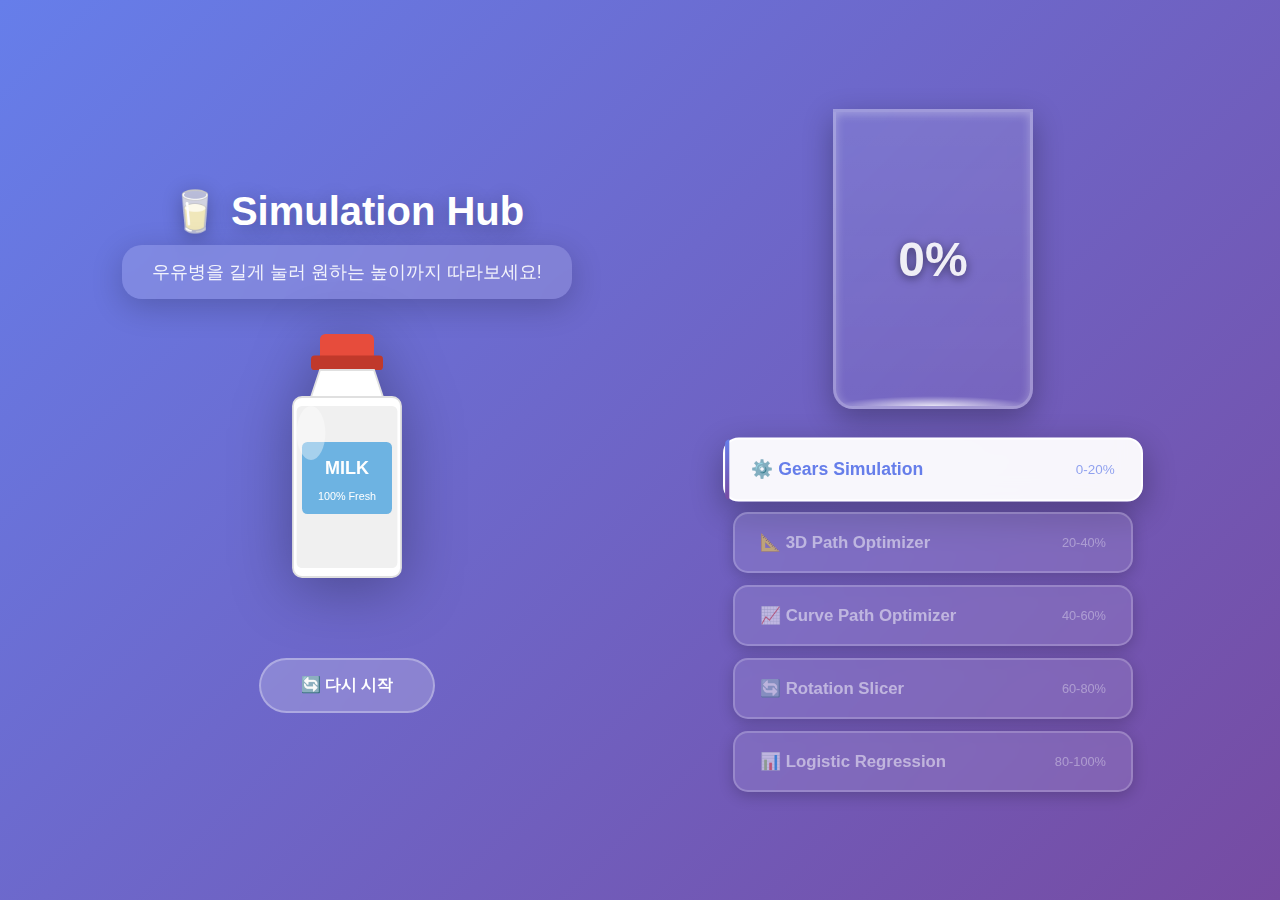
<file: index.html>
<!DOCTYPE html>
<html lang="ko">

<head>
    <meta charset="UTF-8">
    <meta name="viewport" content="width=device-width, initial-scale=1.0">
    <title>Simulation Hub - Pour to Navigate</title>
    <style>
        * {
            margin: 0;
            padding: 0;
            box-sizing: border-box;
        }

        body {
            font-family: 'Segoe UI', Tahoma, Geneva, Verdana, sans-serif;
            background: linear-gradient(135deg, #667eea 0%, #764ba2 100%);
            min-height: 100vh;
            display: flex;
            justify-content: center;
            align-items: center;
            overflow-y: auto;
            overflow-x: hidden;
            padding: 20px 0;
        }

        .container {
            width: 90%;
            max-width: 1200px;
            display: flex;
            gap: 60px;
            align-items: center;
            justify-content: center;
            padding: 20px;
            margin: auto;
        }

        .left-section {
            flex: 1;
            display: flex;
            flex-direction: column;
            align-items: center;
            gap: 30px;
        }

        .title {
            color: white;
            font-size: 2.5rem;
            font-weight: 700;
            text-align: center;
            text-shadow: 0 4px 20px rgba(0, 0, 0, 0.3);
            margin-bottom: 10px;
        }

        .instruction {
            color: rgba(255, 255, 255, 0.9);
            font-size: 1.1rem;
            text-align: center;
            background: rgba(255, 255, 255, 0.15);
            padding: 15px 30px;
            border-radius: 20px;
            backdrop-filter: blur(10px);
            box-shadow: 0 8px 32px rgba(0, 0, 0, 0.2);
        }

        .milk-bottle {
            position: relative;
            cursor: pointer;
            user-select: none;
            transition: transform 0.2s ease;
        }

        .milk-bottle:active {
            transform: scale(0.95) rotate(-15deg);
            transform-origin: bottom right;
        }

        .milk-bottle svg {
            width: 180px;
            height: 280px;
            filter: drop-shadow(0 10px 30px rgba(0, 0, 0, 0.3));
        }

        .pouring-milk {
            position: absolute;
            top: 100%;
            left: 50%;
            width: 8px;
            height: 0;
            background: linear-gradient(to bottom, #ffffff, #f0f0f0);
            opacity: 0;
            transition: opacity 0.2s;
            border-radius: 4px;
            transform-origin: top center;
        }

        .pouring-milk.active {
            opacity: 1;
        }

        .right-section {
            flex: 1;
            display: flex;
            flex-direction: column;
            align-items: center;
            gap: 30px;
        }

        .glass-container {
            position: relative;
            width: 200px;
            height: 300px;
        }

        .glass {
            position: relative;
            width: 100%;
            height: 100%;
            background: linear-gradient(to bottom,
                    rgba(255, 255, 255, 0.1),
                    rgba(255, 255, 255, 0.05));
            border: 3px solid rgba(255, 255, 255, 0.3);
            border-radius: 0 0 20px 20px;
            overflow: hidden;
            backdrop-filter: blur(10px);
            box-shadow:
                inset 0 2px 10px rgba(255, 255, 255, 0.3),
                0 10px 30px rgba(0, 0, 0, 0.3);
        }

        .milk-level {
            position: absolute;
            bottom: 0;
            width: 100%;
            height: 0%;
            background: linear-gradient(to top, #ffffff, #f5f5f5);
            transition: height 0.1s ease-out;
            border-radius: 0 0 17px 17px;
            box-shadow: 0 -5px 20px rgba(255, 255, 255, 0.5);
        }

        .milk-level::before {
            content: '';
            position: absolute;
            top: -10px;
            left: 0;
            right: 0;
            height: 20px;
            background: radial-gradient(ellipse at center,
                    rgba(255, 255, 255, 0.8) 0%,
                    transparent 70%);
            animation: wave 2s ease-in-out infinite;
        }

        @keyframes wave {

            0%,
            100% {
                transform: translateY(0);
            }

            50% {
                transform: translateY(-3px);
            }
        }

        .percentage {
            position: absolute;
            top: 50%;
            left: 50%;
            transform: translate(-50%, -50%);
            font-size: 3rem;
            font-weight: 700;
            color: rgba(255, 255, 255, 0.9);
            text-shadow: 0 2px 10px rgba(0, 0, 0, 0.5);
            z-index: 10;
        }

        .links-container {
            display: flex;
            flex-direction: column;
            gap: 12px;
            width: 100%;
            max-width: 400px;
        }

        .link-item {
            position: relative;
            padding: 18px 25px;
            background: rgba(255, 255, 255, 0.1);
            backdrop-filter: blur(10px);
            border-radius: 15px;
            border: 2px solid rgba(255, 255, 255, 0.2);
            color: rgba(255, 255, 255, 0.5);
            text-decoration: none;
            font-size: 1.05rem;
            font-weight: 600;
            transition: all 0.3s ease;
            display: flex;
            align-items: center;
            justify-content: space-between;
            pointer-events: none;
            box-shadow: 0 4px 15px rgba(0, 0, 0, 0.2);
        }

        .link-item .range {
            font-size: 0.8rem;
            opacity: 0.7;
            font-weight: 400;
        }

        .link-item.active {
            background: rgba(255, 255, 255, 0.95);
            color: #667eea;
            border-color: white;
            pointer-events: auto;
            cursor: pointer;
            transform: scale(1.05);
            box-shadow: 0 10px 30px rgba(0, 0, 0, 0.3);
        }

        .link-item.active:hover {
            background: white;
            transform: scale(1.08);
        }

        .link-item::before {
            content: '';
            position: absolute;
            left: 0;
            top: 0;
            bottom: 0;
            width: 4px;
            background: linear-gradient(to bottom, #667eea, #764ba2);
            border-radius: 15px 0 0 15px;
            opacity: 0;
            transition: opacity 0.3s ease;
        }

        .link-item.active::before {
            opacity: 1;
        }

        .reset-btn {
            margin-top: 15px;
            padding: 15px 40px;
            background: rgba(255, 255, 255, 0.2);
            color: white;
            border: 2px solid rgba(255, 255, 255, 0.3);
            border-radius: 30px;
            font-size: 1rem;
            font-weight: 600;
            cursor: pointer;
            transition: all 0.3s ease;
            backdrop-filter: blur(10px);
        }

        .reset-btn:hover {
            background: rgba(255, 255, 255, 0.3);
            transform: scale(1.05);
        }

        @media (max-width: 968px) {
            .container {
                flex-direction: column;
                gap: 40px;
            }

            .title {
                font-size: 2rem;
            }
        }

        /* 반짝이는 파티클 효과 */
        .particle {
            position: absolute;
            width: 4px;
            height: 4px;
            background: white;
            border-radius: 50%;
            pointer-events: none;
            animation: float 3s ease-in-out infinite;
        }

        @keyframes float {

            0%,
            100% {
                transform: translateY(0) translateX(0);
                opacity: 0;
            }

            10% {
                opacity: 1;
            }

            90% {
                opacity: 1;
            }

            100% {
                transform: translateY(-100px) translateX(20px);
                opacity: 0;
            }
        }
    </style>
</head>

<body>
    <div class="container">
        <div class="left-section">
            <div>
                <h1 class="title">🥛 Simulation Hub</h1>
                <p class="instruction">우유병을 길게 눌러 원하는 높이까지 따라보세요!</p>
            </div>

            <div class="milk-bottle" id="milkBottle">
                <svg viewBox="0 0 100 150" xmlns="http://www.w3.org/2000/svg">
                    <!-- 뚜껑 -->
                    <rect x="35" y="0" width="30" height="15" fill="#e74c3c" rx="3" />
                    <rect x="30" y="12" width="40" height="8" fill="#c0392b" rx="2" />

                    <!-- 병목 -->
                    <path d="M 35 20 L 30 35 L 70 35 L 65 20 Z" fill="#ffffff" stroke="#e0e0e0" stroke-width="1" />

                    <!-- 병 몸통 -->
                    <rect x="20" y="35" width="60" height="100" fill="#ffffff" stroke="#e0e0e0" stroke-width="1"
                        rx="5" />

                    <!-- 우유 -->
                    <rect x="22" y="40" width="56" height="90" fill="#f0f0f0" rx="3" />

                    <!-- 라벨 -->
                    <rect x="25" y="60" width="50" height="40" fill="#3498db" opacity="0.7" rx="3" />
                    <text x="50" y="78" text-anchor="middle" fill="white" font-size="10" font-weight="bold">MILK</text>
                    <text x="50" y="92" text-anchor="middle" fill="white" font-size="6">100% Fresh</text>

                    <!-- 하이라이트 -->
                    <ellipse cx="30" cy="55" rx="8" ry="15" fill="white" opacity="0.4" />
                </svg>
                <div class="pouring-milk" id="pouringMilk"></div>
            </div>

            <button class="reset-btn" id="resetBtn">🔄 다시 시작</button>
        </div>

        <div class="right-section">
            <div class="glass-container">
                <div class="glass">
                    <div class="milk-level" id="milkLevel"></div>
                </div>
                <div class="percentage" id="percentage">0%</div>
            </div>

            <div class="links-container">
                <a href="gears/index.html" class="link-item" data-min="0" data-max="20">
                    <span>⚙️ Gears Simulation</span>
                    <span class="range">0-20%</span>
                </a>
                <a href="3d_path_optimizer.html" class="link-item" data-min="20" data-max="40">
                    <span>📐 3D Path Optimizer</span>
                    <span class="range">20-40%</span>
                </a>
                <a href="curve_path_optimizer_sim.html" class="link-item" data-min="40" data-max="60">
                    <span>📈 Curve Path Optimizer</span>
                    <span class="range">40-60%</span>
                </a>
                <a href="rotation_slicer_sim.html" class="link-item" data-min="60" data-max="80">
                    <span>🔄 Rotation Slicer</span>
                    <span class="range">60-80%</span>
                </a>
                <a href="logistic_regression_viz.html" class="link-item" data-min="80" data-max="100">
                    <span>📊 Logistic Regression</span>
                    <span class="range">80-100%</span>
                </a>
            </div>
        </div>
    </div>

    <script>
        const milkBottle = document.getElementById('milkBottle');
        const milkLevel = document.getElementById('milkLevel');
        const percentage = document.getElementById('percentage');
        const pouringMilk = document.getElementById('pouringMilk');
        const resetBtn = document.getElementById('resetBtn');
        const linkItems = document.querySelectorAll('.link-item');

        let currentLevel = 0;
        let isPouring = false;
        let pourInterval = null;

        // 우유 따르기 시작
        function startPouring() {
            if (currentLevel >= 100) return;

            isPouring = true;
            pouringMilk.classList.add('active');

            // 우유가 컵에 닿을 때까지의 높이 계산
            const bottleRect = milkBottle.getBoundingClientRect();
            const glassRect = document.querySelector('.glass').getBoundingClientRect();
            const distance = glassRect.top - bottleRect.bottom;
            pouringMilk.style.height = distance + 'px';

            pourInterval = setInterval(() => {
                if (currentLevel < 100) {
                    currentLevel += 0.5;
                    updateMilkLevel();
                    createParticle();
                } else {
                    stopPouring();
                }
            }, 30);
        }

        // 우유 따르기 중지 및 자동 이동
        function stopPouring() {
            isPouring = false;
            pouringMilk.classList.remove('active');
            if (pourInterval) {
                clearInterval(pourInterval);
                pourInterval = null;
            }

            // 활성화된 링크가 있으면 자동으로 이동
            const activeLink = document.querySelector('.link-item.active');
            if (activeLink && currentLevel > 0) {
                // 부드러운 전환 효과를 위해 약간의 지연 후 이동
                setTimeout(() => {
                    window.location.href = activeLink.href;
                }, 300);
            }
        }

        // 우유 레벨 업데이트
        function updateMilkLevel() {
            milkLevel.style.height = currentLevel + '%';
            percentage.textContent = Math.round(currentLevel) + '%';
            updateActiveLinks();
        }

        // 활성 링크 업데이트
        function updateActiveLinks() {
            linkItems.forEach(link => {
                const min = parseFloat(link.dataset.min);
                const max = parseFloat(link.dataset.max);

                if (currentLevel >= min && currentLevel < max) {
                    link.classList.add('active');
                } else if (currentLevel >= 80 && max === 100 && currentLevel <= 100) {
                    // 마지막 링크는 80-100% 범위
                    link.classList.add('active');
                } else {
                    link.classList.remove('active');
                }
            });
        }

        // 파티클 효과
        function createParticle() {
            if (Math.random() > 0.7) {
                const particle = document.createElement('div');
                particle.classList.add('particle');
                particle.style.left = (Math.random() * 100) + '%';
                particle.style.bottom = '0';
                particle.style.animationDelay = Math.random() + 's';
                document.querySelector('.glass').appendChild(particle);

                setTimeout(() => particle.remove(), 3000);
            }
        }

        // 리셋
        function reset() {
            currentLevel = 0;
            updateMilkLevel();
            stopPouring();
        }

        // 이벤트 리스너
        milkBottle.addEventListener('mousedown', startPouring);
        milkBottle.addEventListener('touchstart', (e) => {
            e.preventDefault();
            startPouring();
        });

        document.addEventListener('mouseup', stopPouring);
        document.addEventListener('touchend', stopPouring);

        resetBtn.addEventListener('click', reset);

        // 링크 클릭 시 애니메이션 (수동 클릭용)
        linkItems.forEach(link => {
            link.addEventListener('click', (e) => {
                if (!link.classList.contains('active')) {
                    e.preventDefault();
                }
            });
        });

        // 초기 상태
        updateActiveLinks();
    </script>
</body>

</html>
</file>
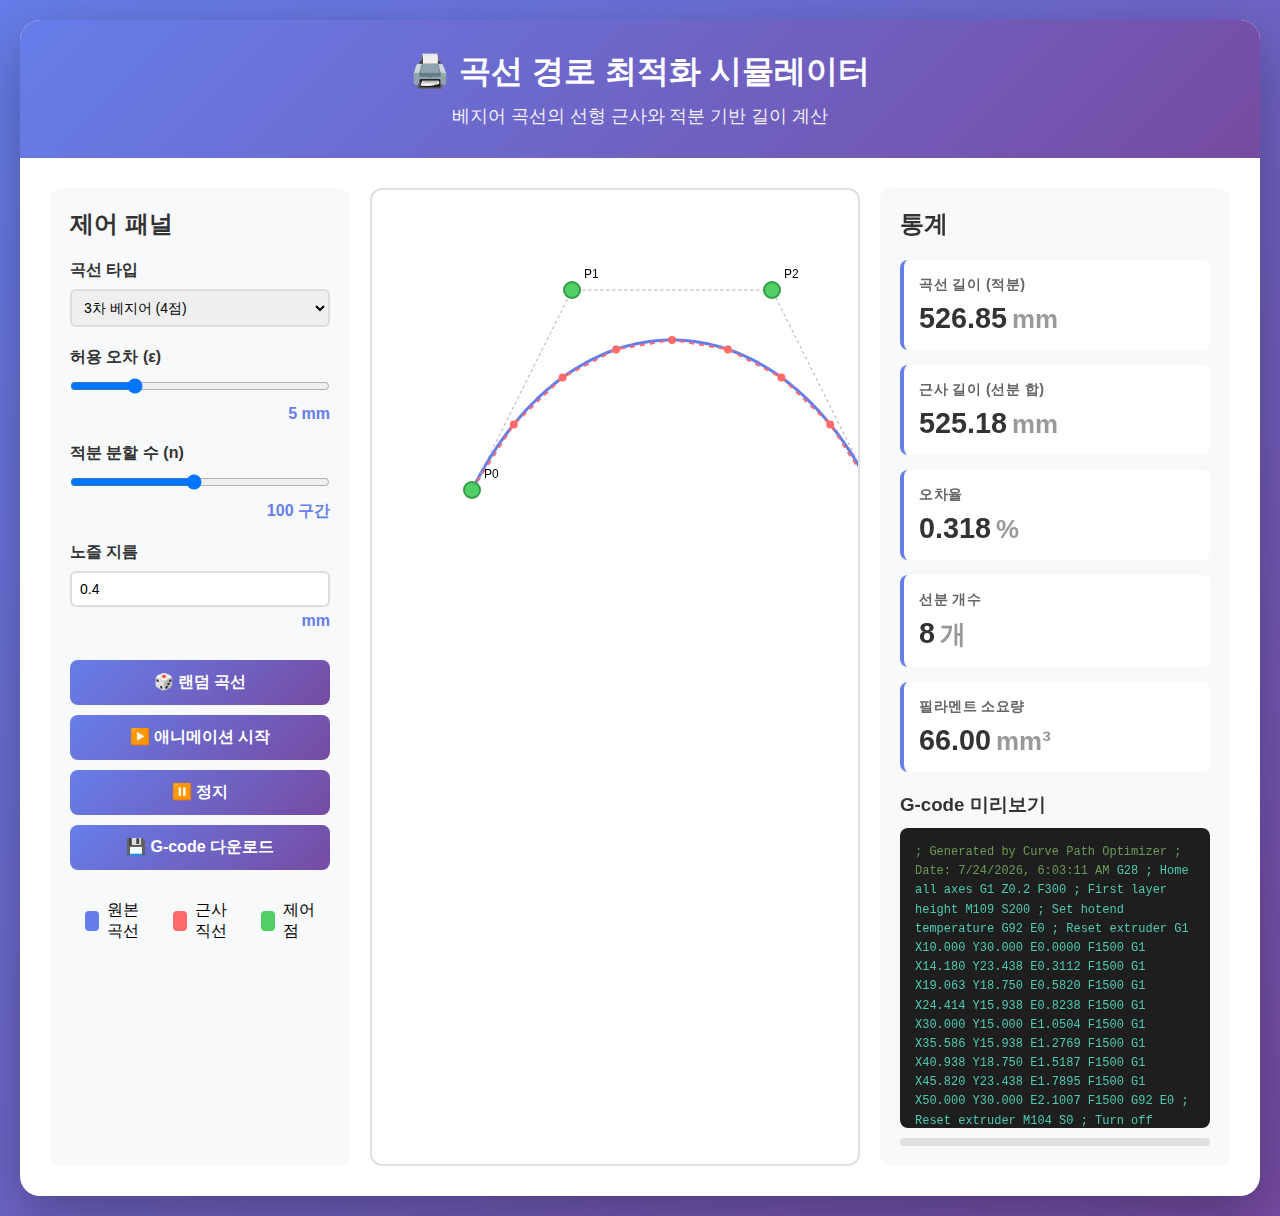
<file: curve_path_optimizer_sim.html>
<!DOCTYPE html>
<html lang="ko">
<head>
    <meta charset="UTF-8">
    <meta name="viewport" content="width=device-width, initial-scale=1.0">
    <title>3D 프린터 곡선 경로 최적화 시뮬레이터</title>
    <style>
        * {
            margin: 0;
            padding: 0;
            box-sizing: border-box;
        }
        
        body {
            font-family: 'Segoe UI', Tahoma, Geneva, Verdana, sans-serif;
            background: linear-gradient(135deg, #667eea 0%, #764ba2 100%);
            min-height: 100vh;
            padding: 20px;
        }
        
        .container {
            max-width: 1400px;
            margin: 0 auto;
            background: white;
            border-radius: 20px;
            box-shadow: 0 20px 60px rgba(0,0,0,0.3);
            overflow: hidden;
        }
        
        .header {
            background: linear-gradient(135deg, #667eea 0%, #764ba2 100%);
            color: white;
            padding: 30px;
            text-align: center;
        }
        
        .header h1 {
            font-size: 2em;
            margin-bottom: 10px;
        }
        
        .header p {
            opacity: 0.9;
            font-size: 1.1em;
        }
        
        .content {
            display: grid;
            grid-template-columns: 300px 1fr 350px;
            gap: 20px;
            padding: 30px;
        }
        
        .control-panel {
            background: #f8f9fa;
            padding: 20px;
            border-radius: 12px;
        }
        
        .control-group {
            margin-bottom: 20px;
        }
        
        .control-group label {
            display: block;
            font-weight: 600;
            margin-bottom: 8px;
            color: #333;
        }
        
        .control-group select,
        .control-group input[type="range"],
        .control-group input[type="number"] {
            width: 100%;
            padding: 8px;
            border: 2px solid #ddd;
            border-radius: 6px;
            font-size: 14px;
        }
        
        .control-group input[type="range"] {
            padding: 0;
        }
        
        .value-display {
            text-align: right;
            color: #667eea;
            font-weight: 600;
            margin-top: 5px;
        }
        
        button {
            width: 100%;
            padding: 12px;
            background: linear-gradient(135deg, #667eea 0%, #764ba2 100%);
            color: white;
            border: none;
            border-radius: 8px;
            font-size: 16px;
            font-weight: 600;
            cursor: pointer;
            margin-top: 10px;
            transition: transform 0.2s;
        }
        
        button:hover {
            transform: translateY(-2px);
        }
        
        button:active {
            transform: translateY(0);
        }
        
        .canvas-container {
            position: relative;
            background: white;
            border-radius: 12px;
            border: 2px solid #e0e0e0;
            overflow: hidden;
        }
        
        canvas {
            display: block;
            width: 100%;
            height: 600px;
        }
        
        .stats-panel {
            background: #f8f9fa;
            padding: 20px;
            border-radius: 12px;
        }
        
        .stat-card {
            background: white;
            padding: 15px;
            border-radius: 8px;
            margin-bottom: 15px;
            border-left: 4px solid #667eea;
        }
        
        .stat-card h3 {
            font-size: 0.9em;
            color: #666;
            margin-bottom: 8px;
            text-transform: uppercase;
            letter-spacing: 0.5px;
        }
        
        .stat-value {
            font-size: 1.8em;
            font-weight: 700;
            color: #333;
        }
        
        .stat-unit {
            font-size: 0.9em;
            color: #999;
            margin-left: 5px;
        }
        
        .gcode-preview {
            background: #1e1e1e;
            color: #d4d4d4;
            padding: 15px;
            border-radius: 8px;
            font-family: 'Courier New', monospace;
            font-size: 12px;
            max-height: 300px;
            overflow-y: auto;
            line-height: 1.6;
        }
        
        .gcode-comment {
            color: #6a9955;
        }
        
        .gcode-command {
            color: #4ec9b0;
        }
        
        .legend {
            display: flex;
            gap: 20px;
            justify-content: center;
            margin-top: 15px;
            padding: 15px;
            background: #f8f9fa;
            border-radius: 8px;
        }
        
        .legend-item {
            display: flex;
            align-items: center;
            gap: 8px;
        }
        
        .legend-color {
            width: 20px;
            height: 20px;
            border-radius: 4px;
        }
        
        .progress-bar {
            width: 100%;
            height: 8px;
            background: #e0e0e0;
            border-radius: 4px;
            overflow: hidden;
            margin-top: 10px;
        }
        
        .progress-fill {
            height: 100%;
            background: linear-gradient(90deg, #667eea 0%, #764ba2 100%);
            transition: width 0.3s;
        }
        
        @media (max-width: 1200px) {
            .content {
                grid-template-columns: 1fr;
            }
        }
    </style>
</head>
<body>
    <div class="container">
        <div class="header">
            <h1>🖨️ 곡선 경로 최적화 시뮬레이터</h1>
            <p>베지어 곡선의 선형 근사와 적분 기반 길이 계산</p>
        </div>
        
        <div class="content">
            <div class="control-panel">
                <h2 style="margin-bottom: 20px; color: #333;">제어 패널</h2>
                
                <div class="control-group">
                    <label>곡선 타입</label>
                    <select id="curveType">
                        <option value="quadratic">2차 베지어 (3점)</option>
                        <option value="cubic" selected>3차 베지어 (4점)</option>
                        <option value="circle">원호</option>
                    </select>
                </div>
                
                <div class="control-group">
                    <label>허용 오차 (ε)</label>
                    <input type="range" id="tolerance" min="0.5" max="20" step="0.5" value="5">
                    <div class="value-display"><span id="toleranceValue">5</span> mm</div>
                </div>
                
                <div class="control-group">
                    <label>적분 분할 수 (n)</label>
                    <input type="range" id="segments" min="10" max="200" step="10" value="100">
                    <div class="value-display"><span id="segmentsValue">100</span> 구간</div>
                </div>
                
                <div class="control-group">
                    <label>노즐 지름</label>
                    <input type="number" id="nozzle" min="0.1" max="1.0" step="0.1" value="0.4">
                    <div class="value-display">mm</div>
                </div>
                
                <button onclick="randomizeCurve()">🎲 랜덤 곡선</button>
                <button onclick="startAnimation()">▶️ 애니메이션 시작</button>
                <button onclick="stopAnimation()">⏸️ 정지</button>
                <button onclick="downloadGCode()">💾 G-code 다운로드</button>
                
                <div class="legend">
                    <div class="legend-item">
                        <div class="legend-color" style="background: #667eea;"></div>
                        <span>원본 곡선</span>
                    </div>
                    <div class="legend-item">
                        <div class="legend-color" style="background: #ff6b6b;"></div>
                        <span>근사 직선</span>
                    </div>
                    <div class="legend-item">
                        <div class="legend-color" style="background: #51cf66;"></div>
                        <span>제어점</span>
                    </div>
                </div>
            </div>
            
            <div class="canvas-container">
                <canvas id="canvas"></canvas>
            </div>
            
            <div class="stats-panel">
                <h2 style="margin-bottom: 20px; color: #333;">통계</h2>
                
                <div class="stat-card">
                    <h3>곡선 길이 (적분)</h3>
                    <div class="stat-value" id="curveLength">0<span class="stat-unit">mm</span></div>
                </div>
                
                <div class="stat-card">
                    <h3>근사 길이 (선분 합)</h3>
                    <div class="stat-value" id="approxLength">0<span class="stat-unit">mm</span></div>
                </div>
                
                <div class="stat-card">
                    <h3>오차율</h3>
                    <div class="stat-value" id="error">0<span class="stat-unit">%</span></div>
                </div>
                
                <div class="stat-card">
                    <h3>선분 개수</h3>
                    <div class="stat-value" id="lineCount">0<span class="stat-unit">개</span></div>
                </div>
                
                <div class="stat-card">
                    <h3>필라멘트 소요량</h3>
                    <div class="stat-value" id="filament">0<span class="stat-unit">mm³</span></div>
                </div>
                
                <h3 style="margin: 20px 0 10px; color: #333;">G-code 미리보기</h3>
                <div class="gcode-preview" id="gcodePreview">
                    <span class="gcode-comment">; G-code will appear here</span>
                </div>
                
                <div class="progress-bar">
                    <div class="progress-fill" id="progress" style="width: 0%"></div>
                </div>
            </div>
        </div>
    </div>

    <script>
        const canvas = document.getElementById('canvas');
        const ctx = canvas.getContext('2d');
        let animationId = null;
        let animationProgress = 0;
        
        // Control points - initialize first
        let controlPoints = [
            {x: 100, y: 300},
            {x: 200, y: 100},
            {x: 400, y: 100},
            {x: 500, y: 300}
        ];
        
        let draggingPoint = null;
        
        // Canvas setup
        function resizeCanvas() {
            canvas.width = canvas.offsetWidth;
            canvas.height = canvas.offsetHeight;
            draw();
        }
        
        // Wait for DOM to be ready
        window.addEventListener('load', () => {
            resizeCanvas();
        });
        window.addEventListener('resize', resizeCanvas);
        
        // Mouse handling
        canvas.addEventListener('mousedown', (e) => {
            const rect = canvas.getBoundingClientRect();
            const x = e.clientX - rect.left;
            const y = e.clientY - rect.top;
            
            for (let point of controlPoints) {
                const dx = x - point.x;
                const dy = y - point.y;
                if (dx*dx + dy*dy < 100) {
                    draggingPoint = point;
                    break;
                }
            }
        });
        
        canvas.addEventListener('mousemove', (e) => {
            if (draggingPoint) {
                const rect = canvas.getBoundingClientRect();
                draggingPoint.x = e.clientX - rect.left;
                draggingPoint.y = e.clientY - rect.top;
                draw();
            }
        });
        
        canvas.addEventListener('mouseup', () => {
            draggingPoint = null;
        });
        
        // Bezier curve functions
        function cubicBezier(t, p0, p1, p2, p3) {
            const mt = 1 - t;
            return {
                x: mt*mt*mt*p0.x + 3*mt*mt*t*p1.x + 3*mt*t*t*p2.x + t*t*t*p3.x,
                y: mt*mt*mt*p0.y + 3*mt*mt*t*p1.y + 3*mt*t*t*p2.y + t*t*t*p3.y
            };
        }
        
        function cubicBezierDerivative(t, p0, p1, p2, p3) {
            const mt = 1 - t;
            return {
                x: 3*mt*mt*(p1.x-p0.x) + 6*mt*t*(p2.x-p1.x) + 3*t*t*(p3.x-p2.x),
                y: 3*mt*mt*(p1.y-p0.y) + 6*mt*t*(p2.y-p1.y) + 3*t*t*(p3.y-p2.y)
            };
        }
        
        function quadraticBezier(t, p0, p1, p2) {
            const mt = 1 - t;
            return {
                x: mt*mt*p0.x + 2*mt*t*p1.x + t*t*p2.x,
                y: mt*mt*p0.y + 2*mt*t*p1.y + t*t*p2.y
            };
        }
        
        function quadraticBezierDerivative(t, p0, p1, p2) {
            const mt = 1 - t;
            return {
                x: 2*mt*(p1.x-p0.x) + 2*t*(p2.x-p1.x),
                y: 2*mt*(p1.y-p0.y) + 2*t*(p2.y-p1.y)
            };
        }
        
        function circleArc(t, center, radius, startAngle, endAngle) {
            const angle = startAngle + t * (endAngle - startAngle);
            return {
                x: center.x + radius * Math.cos(angle),
                y: center.y + radius * Math.sin(angle)
            };
        }
        
        function circleArcDerivative(t, center, radius, startAngle, endAngle) {
            const angle = startAngle + t * (endAngle - startAngle);
            const angleRange = endAngle - startAngle;
            return {
                x: -radius * angleRange * Math.sin(angle),
                y: radius * angleRange * Math.cos(angle)
            };
        }
        
        // Calculate curve length using numerical integration
        function calculateCurveLength() {
            const n = parseInt(document.getElementById('segments').value);
            const curveType = document.getElementById('curveType').value;
            let length = 0;
            
            for (let i = 0; i < n; i++) {
                const t = i / n;
                const dt = 1 / n;
                let derivative;
                
                if (curveType === 'cubic') {
                    derivative = cubicBezierDerivative(t, ...controlPoints);
                } else if (curveType === 'quadratic') {
                    derivative = quadraticBezierDerivative(t, controlPoints[0], controlPoints[1], controlPoints[2]);
                } else {
                    const center = {x: canvas.width/2, y: canvas.height/2};
                    derivative = circleArcDerivative(t, center, 150, 0, Math.PI);
                }
                
                const speed = Math.sqrt(derivative.x * derivative.x + derivative.y * derivative.y);
                length += speed * dt;
            }
            
            return length;
        }
        
        // Adaptive subdivision
        function subdivide(p0, p1, p2, p3, tolerance, curveType) {
            let points = [p0];
            
            function distance(p, line) {
                const dx = line.x2 - line.x1;
                const dy = line.y2 - line.y1;
                const len = Math.sqrt(dx*dx + dy*dy);
                if (len === 0) return Math.sqrt((p.x-line.x1)**2 + (p.y-line.y1)**2);
                
                const t = Math.max(0, Math.min(1, ((p.x-line.x1)*dx + (p.y-line.y1)*dy) / (len*len)));
                const projX = line.x1 + t * dx;
                const projY = line.y1 + t * dy;
                return Math.sqrt((p.x-projX)**2 + (p.y-projY)**2);
            }
            
            function subdivideRecursive(t0, t1) {
                let maxDist = 0;
                let maxT = t0;
                const samples = 10;
                
                const start = getPoint(t0);
                const end = getPoint(t1);
                const line = {x1: start.x, y1: start.y, x2: end.x, y2: end.y};
                
                for (let i = 1; i < samples; i++) {
                    const t = t0 + (t1 - t0) * i / samples;
                    const p = getPoint(t);
                    const dist = distance(p, line);
                    if (dist > maxDist) {
                        maxDist = dist;
                        maxT = t;
                    }
                }
                
                if (maxDist > tolerance) {
                    subdivideRecursive(t0, maxT);
                    subdivideRecursive(maxT, t1);
                } else {
                    points.push(end);
                }
            }
            
            function getPoint(t) {
                if (curveType === 'cubic') {
                    return cubicBezier(t, p0, p1, p2, p3);
                } else if (curveType === 'quadratic') {
                    return quadraticBezier(t, p0, p1, p2);
                } else {
                    const center = {x: canvas.width/2, y: canvas.height/2};
                    return circleArc(t, center, 150, 0, Math.PI);
                }
            }
            
            subdivideRecursive(0, 1);
            return points;
        }
        
        // Generate G-code
        function generateGCode(points) {
            const nozzle = parseFloat(document.getElementById('nozzle').value);
            let gcode = [];
            
            gcode.push('; Generated by Curve Path Optimizer');
            gcode.push('; Date: ' + new Date().toLocaleString());
            gcode.push('G28 ; Home all axes');
            gcode.push('G1 Z0.2 F300 ; First layer height');
            gcode.push('M109 S200 ; Set hotend temperature');
            gcode.push('G92 E0 ; Reset extruder');
            gcode.push('');
            
            let e = 0;
            for (let i = 0; i < points.length; i++) {
                const p = points[i];
                const x = (p.x / 10).toFixed(3);
                const y = (p.y / 10).toFixed(3);
                
                if (i > 0) {
                    const prev = points[i-1];
                    const dist = Math.sqrt((p.x-prev.x)**2 + (p.y-prev.y)**2) / 10;
                    e += dist * 0.04; // Extrusion multiplier
                }
                
                gcode.push(`G1 X${x} Y${y} E${e.toFixed(4)} F1500`);
            }
            
            gcode.push('');
            gcode.push('G92 E0 ; Reset extruder');
            gcode.push('M104 S0 ; Turn off hotend');
            gcode.push('M140 S0 ; Turn off bed');
            gcode.push('G28 X Y ; Home X and Y');
            gcode.push('M84 ; Disable motors');
            
            return gcode;
        }
        
        // Draw everything
        function draw() {
            ctx.clearRect(0, 0, canvas.width, canvas.height);
            
            const curveType = document.getElementById('curveType').value;
            const tolerance = parseFloat(document.getElementById('tolerance').value);
            
            // Draw original curve
            ctx.strokeStyle = '#667eea';
            ctx.lineWidth = 3;
            ctx.beginPath();
            
            for (let i = 0; i <= 100; i++) {
                const t = i / 100;
                let p;
                
                if (curveType === 'cubic') {
                    p = cubicBezier(t, ...controlPoints);
                } else if (curveType === 'quadratic') {
                    p = quadraticBezier(t, controlPoints[0], controlPoints[1], controlPoints[2]);
                } else {
                    const center = {x: canvas.width/2, y: canvas.height/2};
                    p = circleArc(t, center, 150, 0, Math.PI);
                }
                
                if (i === 0) ctx.moveTo(p.x, p.y);
                else ctx.lineTo(p.x, p.y);
            }
            ctx.stroke();
            
            // Calculate subdivided points
            let points;
            if (curveType === 'cubic') {
                points = subdivide(controlPoints[0], controlPoints[1], controlPoints[2], controlPoints[3], tolerance, curveType);
            } else if (curveType === 'quadratic') {
                points = subdivide(controlPoints[0], controlPoints[1], controlPoints[2], null, tolerance, curveType);
            } else {
                const center = {x: canvas.width/2, y: canvas.height/2};
                const start = circleArc(0, center, 150, 0, Math.PI);
                points = subdivide(start, null, null, null, tolerance, curveType);
            }
            
            // Draw approximation
            ctx.strokeStyle = '#ff6b6b';
            ctx.lineWidth = 2;
            ctx.setLineDash([5, 5]);
            ctx.beginPath();
            for (let i = 0; i < points.length; i++) {
                if (i === 0) ctx.moveTo(points[i].x, points[i].y);
                else {
                    if (animationProgress === 0 || i / points.length <= animationProgress) {
                        ctx.lineTo(points[i].x, points[i].y);
                    }
                }
            }
            ctx.stroke();
            ctx.setLineDash([]);
            
            // Draw approximation points
            ctx.fillStyle = '#ff6b6b';
            for (let i = 0; i < points.length; i++) {
                if (animationProgress === 0 || i / points.length <= animationProgress) {
                    ctx.beginPath();
                    ctx.arc(points[i].x, points[i].y, 4, 0, Math.PI * 2);
                    ctx.fill();
                }
            }
            
            // Draw control points
            if (curveType !== 'circle') {
                ctx.strokeStyle = '#aaa';
                ctx.lineWidth = 1;
                ctx.setLineDash([3, 3]);
                ctx.beginPath();
                for (let i = 0; i < controlPoints.length; i++) {
                    if (i === 0) ctx.moveTo(controlPoints[i].x, controlPoints[i].y);
                    else ctx.lineTo(controlPoints[i].x, controlPoints[i].y);
                }
                ctx.stroke();
                ctx.setLineDash([]);
                
                ctx.fillStyle = '#51cf66';
                ctx.strokeStyle = '#2f9e44';
                ctx.lineWidth = 2;
                const numPoints = curveType === 'quadratic' ? 3 : 4;
                for (let i = 0; i < numPoints; i++) {
                    ctx.beginPath();
                    ctx.arc(controlPoints[i].x, controlPoints[i].y, 8, 0, Math.PI * 2);
                    ctx.fill();
                    ctx.stroke();
                    
                    ctx.fillStyle = '#000';
                    ctx.font = '12px sans-serif';
                    ctx.fillText(`P${i}`, controlPoints[i].x + 12, controlPoints[i].y - 12);
                    ctx.fillStyle = '#51cf66';
                }
            }
            
            // Update statistics
            const curveLength = calculateCurveLength();
            let approxLength = 0;
            for (let i = 1; i < points.length; i++) {
                const dx = points[i].x - points[i-1].x;
                const dy = points[i].y - points[i-1].y;
                approxLength += Math.sqrt(dx*dx + dy*dy);
            }
            
            const error = Math.abs((approxLength - curveLength) / curveLength * 100);
            const nozzle = parseFloat(document.getElementById('nozzle').value);
            const filament = approxLength * Math.PI * (nozzle/2) ** 2;
            
            document.getElementById('curveLength').innerHTML = curveLength.toFixed(2) + '<span class="stat-unit">mm</span>';
            document.getElementById('approxLength').innerHTML = approxLength.toFixed(2) + '<span class="stat-unit">mm</span>';
            document.getElementById('error').innerHTML = error.toFixed(3) + '<span class="stat-unit">%</span>';
            document.getElementById('lineCount').innerHTML = (points.length - 1) + '<span class="stat-unit">개</span>';
            document.getElementById('filament').innerHTML = filament.toFixed(2) + '<span class="stat-unit">mm³</span>';
            
            // Generate and display G-code
            const gcode = generateGCode(points);
            const preview = gcode.slice(0, 20).map(line => {
                if (line.startsWith(';')) {
                    return `<span class="gcode-comment">${line}</span>`;
                } else if (line.startsWith('G') || line.startsWith('M')) {
                    return `<span class="gcode-command">${line}</span>`;
                }
                return line;
            }).join('\n');
            
            document.getElementById('gcodePreview').innerHTML = preview + '\n<span class="gcode-comment">; ... (총 ' + gcode.length + '줄)</span>';
            
            // Store for download
            window.currentGCode = gcode;
        }
        
        // Animation
        function startAnimation() {
            stopAnimation();
            animationProgress = 0;
            
            function animate() {
                animationProgress += 0.005;
                if (animationProgress > 1) animationProgress = 1;
                
                document.getElementById('progress').style.width = (animationProgress * 100) + '%';
                draw();
                
                if (animationProgress < 1) {
                    animationId = requestAnimationFrame(animate);
                }
            }
            
            animate();
        }
        
        function stopAnimation() {
            if (animationId) {
                cancelAnimationFrame(animationId);
                animationId = null;
            }
            animationProgress = 0;
            document.getElementById('progress').style.width = '0%';
            draw();
        }
        
        // Random curve
        function randomizeCurve() {
            const margin = 50;
            for (let i = 0; i < 4; i++) {
                controlPoints[i] = {
                    x: margin + Math.random() * (canvas.width - 2*margin),
                    y: margin + Math.random() * (canvas.height - 2*margin)
                };
            }
            draw();
        }
        
        // Download G-code
        function downloadGCode() {
            if (!window.currentGCode) return;
            
            const blob = new Blob([window.currentGCode.join('\n')], {type: 'text/plain'});
            const url = URL.createObjectURL(blob);
            const a = document.createElement('a');
            a.href = url;
            a.download = 'curve_path.gcode';
            a.click();
            URL.revokeObjectURL(url);
        }
        
        // Event listeners - wait for DOM
        window.addEventListener('load', () => {
            document.getElementById('curveType').addEventListener('change', draw);
            document.getElementById('tolerance').addEventListener('input', (e) => {
                document.getElementById('toleranceValue').textContent = e.target.value;
                draw();
            });
            document.getElementById('segments').addEventListener('input', (e) => {
                document.getElementById('segmentsValue').textContent = e.target.value;
                draw();
            });
            document.getElementById('nozzle').addEventListener('input', draw);
            
            // Initial draw
            draw();
        });
    </script>
</body>
</html>
</file>
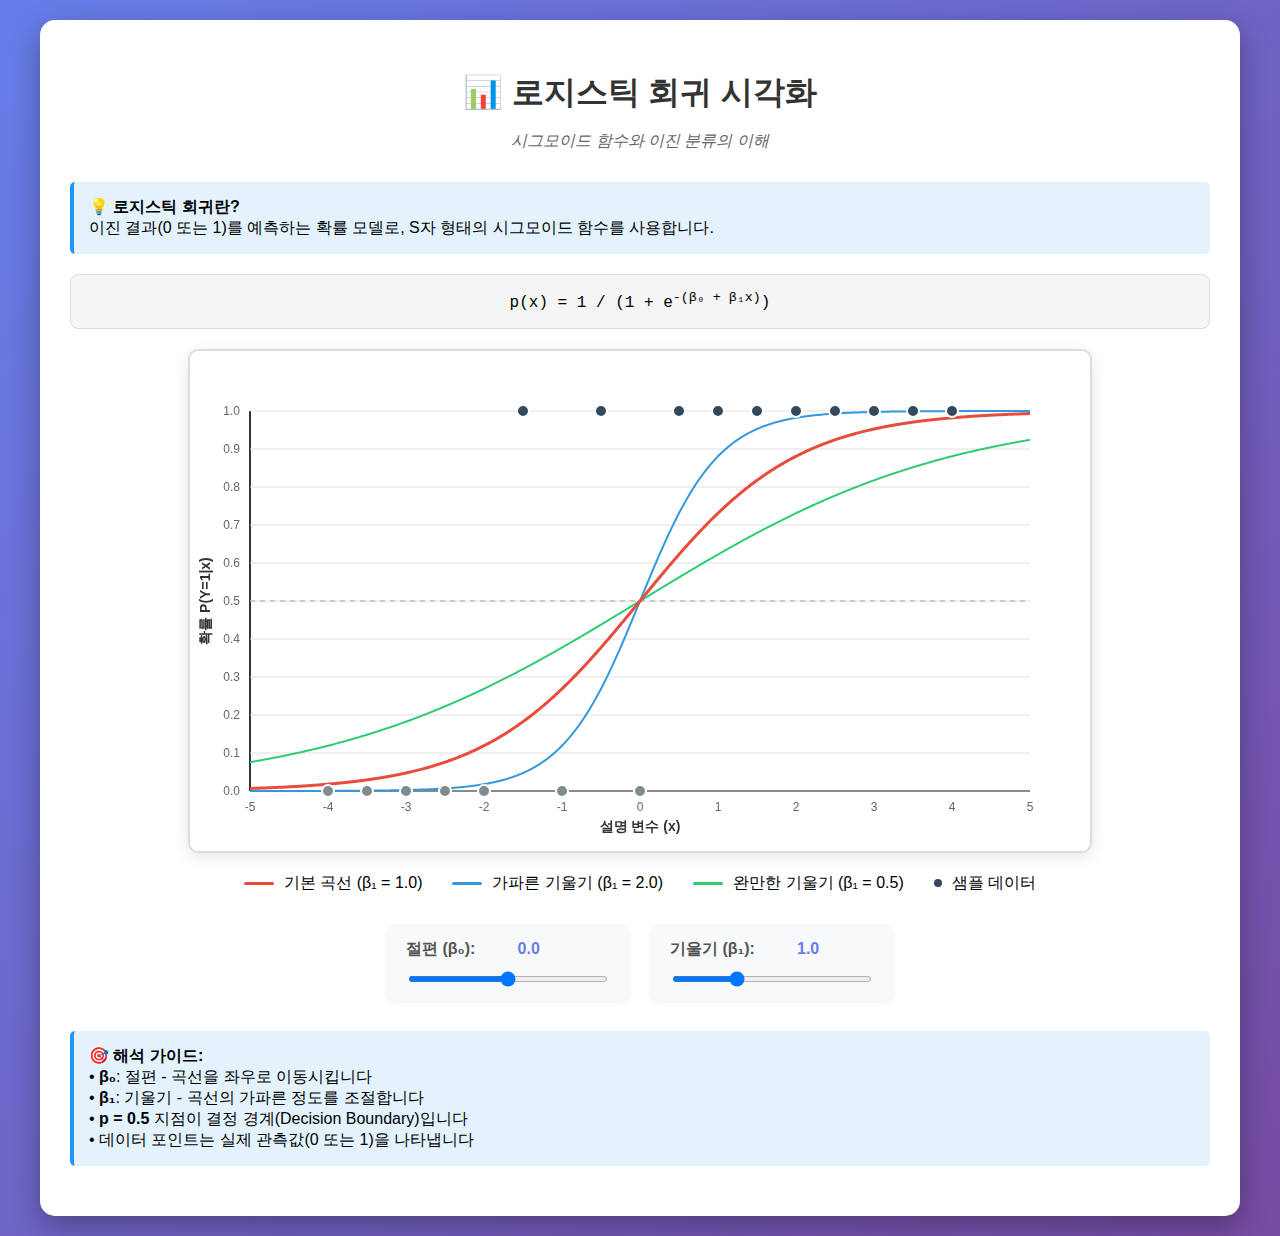
<file: logistic_regression_viz.html>
<!DOCTYPE html>
<html lang="ko">
<head>
    <meta charset="UTF-8">
    <meta name="viewport" content="width=device-width, initial-scale=1.0">
    <title>로지스틱 회귀 시각화</title>
    <style>
        body {
            font-family: 'Segoe UI', Tahoma, Geneva, Verdana, sans-serif;
            max-width: 1200px;
            margin: 0 auto;
            padding: 20px;
            background: linear-gradient(135deg, #667eea 0%, #764ba2 100%);
            min-height: 100vh;
        }
        .container {
            background: white;
            border-radius: 15px;
            padding: 30px;
            box-shadow: 0 10px 30px rgba(0,0,0,0.3);
        }
        h1 {
            text-align: center;
            color: #333;
            margin-bottom: 10px;
        }
        .subtitle {
            text-align: center;
            color: #666;
            margin-bottom: 30px;
            font-style: italic;
        }
        canvas {
            border: 2px solid #ddd;
            border-radius: 10px;
            background: white;
            display: block;
            margin: 20px auto;
            box-shadow: 0 4px 15px rgba(0,0,0,0.1);
        }
        .controls {
            display: flex;
            flex-wrap: wrap;
            gap: 20px;
            margin: 30px 0;
            justify-content: center;
        }
        .control-group {
            background: #f8f9fa;
            padding: 15px 20px;
            border-radius: 10px;
            box-shadow: 0 2px 5px rgba(0,0,0,0.05);
        }
        label {
            display: block;
            margin-bottom: 8px;
            font-weight: bold;
            color: #555;
        }
        input[type="range"] {
            width: 200px;
            height: 6px;
            background: #ddd;
            border-radius: 5px;
            outline: none;
        }
        input[type="range"]::-webkit-slider-thumb {
            width: 18px;
            height: 18px;
            background: #667eea;
            border-radius: 50%;
            cursor: pointer;
        }
        .value-display {
            display: inline-block;
            min-width: 60px;
            text-align: right;
            color: #667eea;
            font-weight: bold;
        }
        .legend {
            display: flex;
            justify-content: center;
            gap: 30px;
            margin: 20px 0;
            flex-wrap: wrap;
        }
        .legend-item {
            display: flex;
            align-items: center;
            gap: 10px;
        }
        .legend-color {
            width: 30px;
            height: 4px;
            border-radius: 2px;
        }
        .info-box {
            background: #e3f2fd;
            border-left: 4px solid #2196F3;
            padding: 15px;
            margin: 20px 0;
            border-radius: 5px;
        }
        .formula {
            background: #f5f5f5;
            padding: 15px;
            border-radius: 8px;
            font-family: 'Courier New', monospace;
            text-align: center;
            margin: 20px 0;
            font-size: 16px;
            border: 1px solid #ddd;
        }
    </style>
</head>
<body>
    <div class="container">
        <h1>📊 로지스틱 회귀 시각화</h1>
        <p class="subtitle">시그모이드 함수와 이진 분류의 이해</p>

        <div class="info-box">
            <strong>💡 로지스틱 회귀란?</strong><br>
            이진 결과(0 또는 1)를 예측하는 확률 모델로, S자 형태의 시그모이드 함수를 사용합니다.
        </div>

        <div class="formula">
            p(x) = 1 / (1 + e<sup>-(β₀ + β₁x)</sup>)
        </div>

        <canvas id="canvas" width="900" height="500"></canvas>

        <div class="legend">
            <div class="legend-item">
                <div class="legend-color" style="background: #e74c3c; height: 3px;"></div>
                <span>기본 곡선 (β₁ = 1.0)</span>
            </div>
            <div class="legend-item">
                <div class="legend-color" style="background: #3498db; height: 3px;"></div>
                <span>가파른 기울기 (β₁ = 2.0)</span>
            </div>
            <div class="legend-item">
                <div class="legend-color" style="background: #2ecc71; height: 3px;"></div>
                <span>완만한 기울기 (β₁ = 0.5)</span>
            </div>
            <div class="legend-item">
                <div class="legend-color" style="background: #34495e; width: 8px; height: 8px; border-radius: 50%;"></div>
                <span>샘플 데이터</span>
            </div>
        </div>

        <div class="controls">
            <div class="control-group">
                <label>
                    절편 (β₀): <span class="value-display" id="beta0-value">0.0</span>
                </label>
                <input type="range" id="beta0" min="-5" max="5" step="0.1" value="0">
            </div>
            <div class="control-group">
                <label>
                    기울기 (β₁): <span class="value-display" id="beta1-value">1.0</span>
                </label>
                <input type="range" id="beta1" min="0.1" max="3" step="0.1" value="1">
            </div>
        </div>

        <div class="info-box">
            <strong>🎯 해석 가이드:</strong><br>
            • <strong>β₀</strong>: 절편 - 곡선을 좌우로 이동시킵니다<br>
            • <strong>β₁</strong>: 기울기 - 곡선의 가파른 정도를 조절합니다<br>
            • <strong>p = 0.5</strong> 지점이 결정 경계(Decision Boundary)입니다<br>
            • 데이터 포인트는 실제 관측값(0 또는 1)을 나타냅니다
        </div>
    </div>

    <script>
        const canvas = document.getElementById('canvas');
        const ctx = canvas.getContext('2d');
        const beta0Slider = document.getElementById('beta0');
        const beta1Slider = document.getElementById('beta1');
        const beta0Value = document.getElementById('beta0-value');
        const beta1Value = document.getElementById('beta1-value');

        const padding = 60;
        const chartWidth = canvas.width - 2 * padding;
        const chartHeight = canvas.height - 2 * padding;

        // 샘플 데이터 생성
        const sampleData = [
            {x: -4, y: 0}, {x: -3.5, y: 0}, {x: -3, y: 0}, {x: -2.5, y: 0},
            {x: -2, y: 0}, {x: -1.5, y: 1}, {x: -1, y: 0}, {x: -0.5, y: 1},
            {x: 0, y: 0}, {x: 0.5, y: 1}, {x: 1, y: 1}, {x: 1.5, y: 1},
            {x: 2, y: 1}, {x: 2.5, y: 1}, {x: 3, y: 1}, {x: 3.5, y: 1}, {x: 4, y: 1}
        ];

        function sigmoid(x, beta0, beta1) {
            return 1 / (1 + Math.exp(-(beta0 + beta1 * x)));
        }

        function drawAxes() {
            ctx.strokeStyle = '#333';
            ctx.lineWidth = 2;
            
            // Y축
            ctx.beginPath();
            ctx.moveTo(padding, padding);
            ctx.lineTo(padding, canvas.height - padding);
            ctx.stroke();
            
            // X축
            ctx.beginPath();
            ctx.moveTo(padding, canvas.height - padding);
            ctx.lineTo(canvas.width - padding, canvas.height - padding);
            ctx.stroke();

            // 축 레이블
            ctx.fillStyle = '#333';
            ctx.font = 'bold 14px Arial';
            ctx.textAlign = 'center';
            ctx.fillText('설명 변수 (x)', canvas.width / 2, canvas.height - 20);
            
            ctx.save();
            ctx.translate(20, canvas.height / 2);
            ctx.rotate(-Math.PI / 2);
            ctx.fillText('확률 P(Y=1|x)', 0, 0);
            ctx.restore();

            // 눈금
            ctx.font = '12px Arial';
            ctx.fillStyle = '#666';
            
            // Y축 눈금
            for (let i = 0; i <= 10; i++) {
                const y = canvas.height - padding - (i / 10) * chartHeight;
                ctx.textAlign = 'right';
                ctx.fillText((i / 10).toFixed(1), padding - 10, y + 4);
                
                ctx.strokeStyle = '#e0e0e0';
                ctx.lineWidth = 1;
                ctx.beginPath();
                ctx.moveTo(padding, y);
                ctx.lineTo(canvas.width - padding, y);
                ctx.stroke();
            }
            
            // X축 눈금
            for (let i = -5; i <= 5; i++) {
                const x = padding + ((i + 5) / 10) * chartWidth;
                ctx.textAlign = 'center';
                ctx.fillText(i.toString(), x, canvas.height - padding + 20);
            }

            // P = 0.5 기준선
            const midY = canvas.height - padding - 0.5 * chartHeight;
            ctx.strokeStyle = '#95a5a6';
            ctx.lineWidth = 1;
            ctx.setLineDash([5, 5]);
            ctx.beginPath();
            ctx.moveTo(padding, midY);
            ctx.lineTo(canvas.width - padding, midY);
            ctx.stroke();
            ctx.setLineDash([]);
        }

        function drawCurve(beta0, beta1, color, lineWidth = 2) {
            ctx.strokeStyle = color;
            ctx.lineWidth = lineWidth;
            ctx.beginPath();
            
            for (let i = 0; i <= chartWidth; i++) {
                const x = (i / chartWidth) * 10 - 5;
                const y = sigmoid(x, beta0, beta1);
                const canvasX = padding + i;
                const canvasY = canvas.height - padding - y * chartHeight;
                
                if (i === 0) {
                    ctx.moveTo(canvasX, canvasY);
                } else {
                    ctx.lineTo(canvasX, canvasY);
                }
            }
            ctx.stroke();
        }

        function drawDataPoints() {
            sampleData.forEach(point => {
                const canvasX = padding + ((point.x + 5) / 10) * chartWidth;
                const canvasY = canvas.height - padding - point.y * chartHeight;
                
                ctx.fillStyle = point.y === 1 ? '#34495e' : '#7f8c8d';
                ctx.beginPath();
                ctx.arc(canvasX, canvasY, 6, 0, 2 * Math.PI);
                ctx.fill();
                
                ctx.strokeStyle = 'white';
                ctx.lineWidth = 2;
                ctx.stroke();
            });
        }

        function draw() {
            ctx.clearRect(0, 0, canvas.width, canvas.height);
            
            drawAxes();
            
            // 비교용 곡선들
            drawCurve(0, 2, '#3498db', 2);
            drawCurve(0, 0.5, '#2ecc71', 2);
            
            // 현재 설정 곡선 (굵게)
            const beta0 = parseFloat(beta0Slider.value);
            const beta1 = parseFloat(beta1Slider.value);
            drawCurve(beta0, beta1, '#e74c3c', 3);
            
            drawDataPoints();
        }

        beta0Slider.addEventListener('input', (e) => {
            beta0Value.textContent = parseFloat(e.target.value).toFixed(1);
            draw();
        });

        beta1Slider.addEventListener('input', (e) => {
            beta1Value.textContent = parseFloat(e.target.value).toFixed(1);
            draw();
        });

        draw();
    </script>
</body>
</html>
</file>
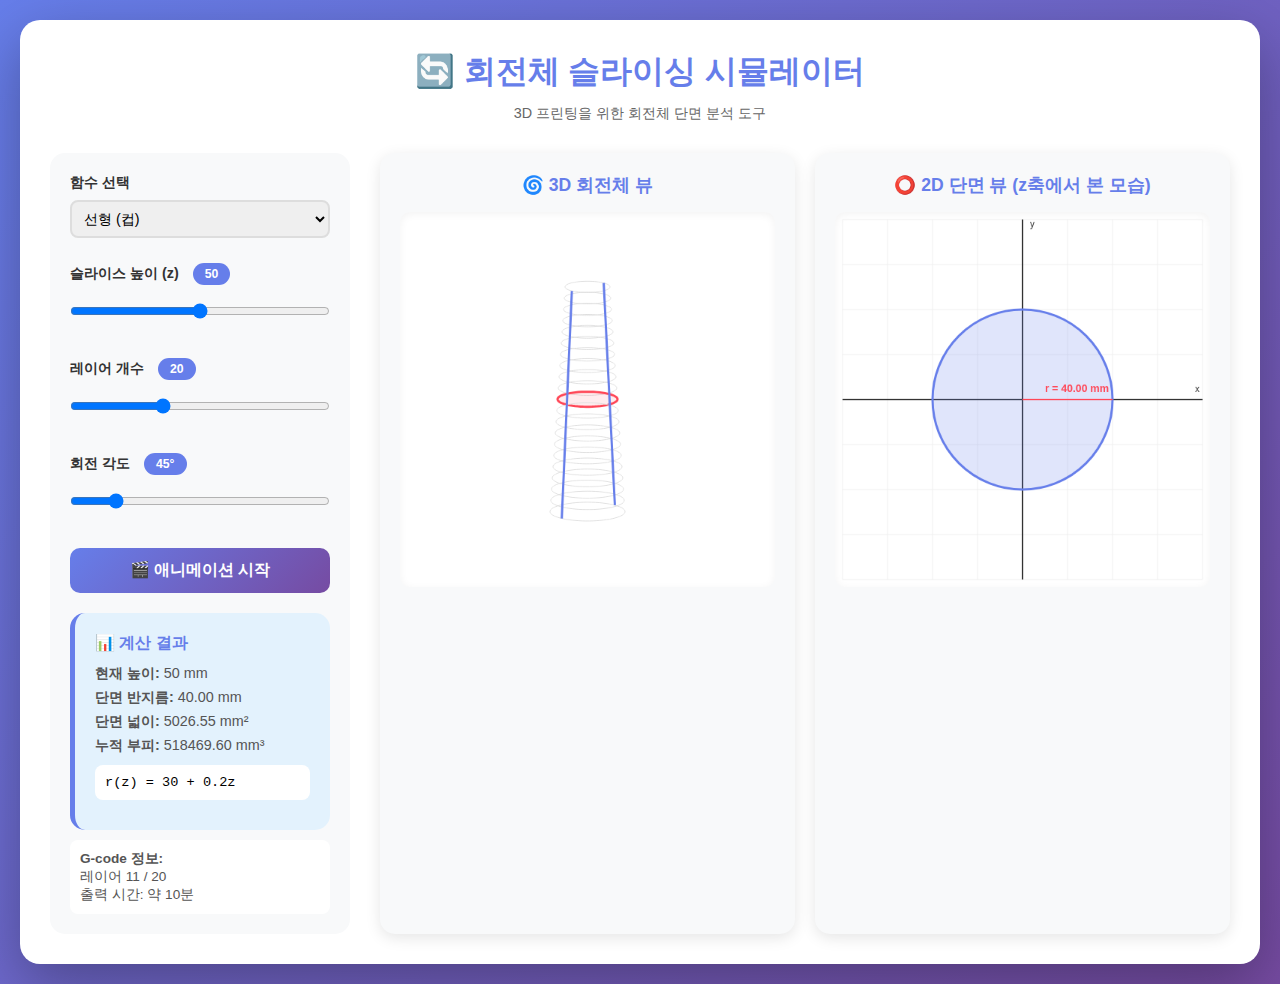
<file: rotation_slicer_sim.html>
<!DOCTYPE html>
<html lang="ko">
<head>
    <meta charset="UTF-8">
    <meta name="viewport" content="width=device-width, initial-scale=1.0">
    <title>회전체 슬라이싱 시뮬레이터</title>
    <style>
        * {
            margin: 0;
            padding: 0;
            box-sizing: border-box;
        }
        
        body {
            font-family: 'Segoe UI', Tahoma, Geneva, Verdana, sans-serif;
            background: linear-gradient(135deg, #667eea 0%, #764ba2 100%);
            min-height: 100vh;
            padding: 20px;
        }
        
        .container {
            max-width: 1400px;
            margin: 0 auto;
            background: white;
            border-radius: 20px;
            box-shadow: 0 20px 60px rgba(0,0,0,0.3);
            padding: 30px;
        }
        
        h1 {
            text-align: center;
            color: #667eea;
            margin-bottom: 10px;
            font-size: 2em;
        }
        
        .subtitle {
            text-align: center;
            color: #666;
            margin-bottom: 30px;
            font-size: 0.9em;
        }
        
        .main-layout {
            display: grid;
            grid-template-columns: 300px 1fr;
            gap: 30px;
        }
        
        .controls {
            background: #f8f9fa;
            padding: 20px;
            border-radius: 15px;
            height: fit-content;
        }
        
        .control-group {
            margin-bottom: 25px;
        }
        
        .control-group label {
            display: block;
            margin-bottom: 8px;
            color: #333;
            font-weight: 600;
            font-size: 0.9em;
        }
        
        .control-group select,
        .control-group input[type="range"] {
            width: 100%;
            padding: 8px;
            border: 2px solid #ddd;
            border-radius: 8px;
            font-size: 0.9em;
        }
        
        .control-group input[type="range"] {
            cursor: pointer;
        }
        
        .value-display {
            display: inline-block;
            background: #667eea;
            color: white;
            padding: 4px 12px;
            border-radius: 20px;
            font-size: 0.85em;
            margin-left: 10px;
            font-weight: bold;
        }
        
        .canvas-container {
            display: grid;
            grid-template-columns: 1fr 1fr;
            gap: 20px;
        }
        
        .canvas-wrapper {
            background: #f8f9fa;
            border-radius: 15px;
            padding: 20px;
            box-shadow: 0 4px 15px rgba(0,0,0,0.1);
        }
        
        .canvas-wrapper h3 {
            color: #667eea;
            margin-bottom: 15px;
            text-align: center;
            font-size: 1.1em;
        }
        
        canvas {
            display: block;
            width: 100%;
            border-radius: 10px;
            background: white;
            box-shadow: inset 0 2px 8px rgba(0,0,0,0.05);
        }
        
        .info-panel {
            margin-top: 20px;
            padding: 20px;
            background: #e3f2fd;
            border-radius: 15px;
            border-left: 5px solid #667eea;
        }
        
        .info-panel h4 {
            color: #667eea;
            margin-bottom: 10px;
        }
        
        .info-panel p {
            margin: 5px 0;
            color: #555;
            font-size: 0.9em;
        }
        
        .formula {
            background: white;
            padding: 10px;
            border-radius: 8px;
            font-family: 'Courier New', monospace;
            margin: 10px 0;
            font-size: 0.85em;
        }
        
        button {
            width: 100%;
            padding: 12px;
            background: linear-gradient(135deg, #667eea 0%, #764ba2 100%);
            color: white;
            border: none;
            border-radius: 10px;
            font-size: 1em;
            font-weight: 600;
            cursor: pointer;
            transition: transform 0.2s;
        }
        
        button:hover {
            transform: translateY(-2px);
            box-shadow: 0 5px 15px rgba(102, 126, 234, 0.4);
        }
        
        .layer-info {
            background: white;
            padding: 10px;
            border-radius: 8px;
            margin-top: 10px;
            font-size: 0.85em;
            color: #555;
        }
    </style>
</head>
<body>
    <div class="container">
        <h1>🔄 회전체 슬라이싱 시뮬레이터</h1>
        <p class="subtitle">3D 프린팅을 위한 회전체 단면 분석 도구</p>
        
        <div class="main-layout">
            <div class="controls">
                <div class="control-group">
                    <label>함수 선택</label>
                    <select id="functionSelect">
                        <option value="linear">선형 (컵)</option>
                        <option value="parabola">포물선 (볼)</option>
                        <option value="sine">사인 (화병)</option>
                        <option value="exponential">지수 (나팔)</option>
                    </select>
                </div>
                
                <div class="control-group">
                    <label>
                        슬라이스 높이 (z)
                        <span class="value-display" id="heightValue">50</span>
                    </label>
                    <input type="range" id="sliceHeight" min="0" max="100" value="50" step="1">
                </div>
                
                <div class="control-group">
                    <label>
                        레이어 개수
                        <span class="value-display" id="layerValue">20</span>
                    </label>
                    <input type="range" id="layerCount" min="5" max="50" value="20" step="1">
                </div>
                
                <div class="control-group">
                    <label>
                        회전 각도
                        <span class="value-display" id="rotationValue">45°</span>
                    </label>
                    <input type="range" id="rotation" min="0" max="360" value="45" step="1">
                </div>
                
                <button onclick="startAnimation()">🎬 애니메이션 시작</button>
                
                <div class="info-panel">
                    <h4>📊 계산 결과</h4>
                    <p><strong>현재 높이:</strong> <span id="currentZ">50</span> mm</p>
                    <p><strong>단면 반지름:</strong> <span id="currentRadius">0</span> mm</p>
                    <p><strong>단면 넓이:</strong> <span id="currentArea">0</span> mm²</p>
                    <p><strong>누적 부피:</strong> <span id="totalVolume">0</span> mm³</p>
                    <div class="formula" id="formulaDisplay"></div>
                </div>
                
                <div class="layer-info">
                    <strong>G-code 정보:</strong><br>
                    레이어 <span id="currentLayer">1</span> / <span id="totalLayers">20</span><br>
                    출력 시간: 약 <span id="printTime">0</span>분
                </div>
            </div>
            
            <div class="canvas-container">
                <div class="canvas-wrapper">
                    <h3>🌀 3D 회전체 뷰</h3>
                    <canvas id="canvas3D" width="500" height="500"></canvas>
                </div>
                
                <div class="canvas-wrapper">
                    <h3>⭕ 2D 단면 뷰 (z축에서 본 모습)</h3>
                    <canvas id="canvas2D" width="500" height="500"></canvas>
                </div>
            </div>
        </div>
    </div>

    <script>
        const canvas3D = document.getElementById('canvas3D');
        const ctx3D = canvas3D.getContext('2d');
        const canvas2D = document.getElementById('canvas2D');
        const ctx2D = canvas2D.getContext('2d');
        
        let animationId = null;
        let currentAnimationHeight = 0;
        
        // 함수 정의
        const functions = {
            linear: {
                name: '선형 함수',
                func: (z) => 30 + z * 0.2,
                formula: 'r(z) = 30 + 0.2z'
            },
            parabola: {
                name: '포물선',
                func: (z) => 20 + (z - 50) * (z - 50) / 100,
                formula: 'r(z) = 20 + (z-50)²/100'
            },
            sine: {
                name: '사인 함수',
                func: (z) => 35 + 15 * Math.sin(z * Math.PI / 50),
                formula: 'r(z) = 35 + 15sin(πz/50)'
            },
            exponential: {
                name: '지수 함수',
                func: (z) => 25 + Math.exp(z / 50) * 5,
                formula: 'r(z) = 25 + 5e^(z/50)'
            }
        };
        
        function draw3DRotation() {
            const funcType = document.getElementById('functionSelect').value;
            const sliceHeight = parseInt(document.getElementById('sliceHeight').value);
            const layerCount = parseInt(document.getElementById('layerCount').value);
            const rotation = parseInt(document.getElementById('rotation').value);
            const func = functions[funcType].func;
            
            ctx3D.clearRect(0, 0, canvas3D.width, canvas3D.height);
            ctx3D.save();
            ctx3D.translate(canvas3D.width / 2, canvas3D.height / 2);
            
            // 회전 변환 (45도 기울여서 항상 입체감 유지)
            const rotRad = rotation * Math.PI / 180;
            const tiltAngle = Math.PI / 6; // 30도 고정 기울임
            
            // 레이어 그리기
            const height = 100;
            const layerHeight = height / layerCount;
            
            for (let i = 0; i <= layerCount; i++) {
                const z = i * layerHeight;
                const r = func(z);
                const y = -150 + z * 3;
                
                // 타원으로 원을 3D처럼 표현
                ctx3D.strokeStyle = z === sliceHeight ? '#ff4757' : '#ddd';
                ctx3D.lineWidth = z === sliceHeight ? 3 : 1;
                
                ctx3D.beginPath();
                for (let angle = 0; angle <= Math.PI * 2; angle += 0.1) {
                    // 3D 회전 변환 적용
                    const x3d = r * Math.cos(angle);
                    const y3d = r * Math.sin(angle);
                    
                    // Y축 회전 (사용자 제어)
                    const x_rot = x3d * Math.cos(rotRad) + y3d * Math.sin(rotRad);
                    const z_rot = -x3d * Math.sin(rotRad) + y3d * Math.cos(rotRad);
                    
                    // X축 기울임 (고정)
                    const y_tilt = z_rot * Math.sin(tiltAngle);
                    const z_tilt = z_rot * Math.cos(tiltAngle);
                    
                    // 원근 투영
                    const perspective = 1000;
                    const scale = perspective / (perspective + z_tilt);
                    
                    const x_screen = x_rot * scale;
                    const y_screen = y + y_tilt * scale * 0.5;
                    
                    if (angle === 0) {
                        ctx3D.moveTo(x_screen, y_screen);
                    } else {
                        ctx3D.lineTo(x_screen, y_screen);
                    }
                }
                ctx3D.closePath();
                ctx3D.stroke();
                
                if (z === sliceHeight) {
                    ctx3D.fillStyle = 'rgba(255, 71, 87, 0.1)';
                    ctx3D.fill();
                }
            }
            
            // 외곽선 그리기 (앞면)
            ctx3D.strokeStyle = '#667eea';
            ctx3D.lineWidth = 3;
            ctx3D.beginPath();
            for (let z = 0; z <= height; z += 1) {
                const r = func(z);
                const y = -150 + z * 3;
                
                // 앞면 외곽선
                const angle = 0; // 정면
                const x3d = r * Math.cos(angle);
                const y3d = r * Math.sin(angle);
                
                const x_rot = x3d * Math.cos(rotRad) + y3d * Math.sin(rotRad);
                const z_rot = -x3d * Math.sin(rotRad) + y3d * Math.cos(rotRad);
                
                const y_tilt = z_rot * Math.sin(tiltAngle);
                const z_tilt = z_rot * Math.cos(tiltAngle);
                
                const perspective = 1000;
                const scale = perspective / (perspective + z_tilt);
                
                const x_screen = x_rot * scale;
                const y_screen = y + y_tilt * scale * 0.5;
                
                if (z === 0) {
                    ctx3D.moveTo(x_screen, y_screen);
                } else {
                    ctx3D.lineTo(x_screen, y_screen);
                }
            }
            ctx3D.stroke();
            
            // 외곽선 그리기 (뒷면)
            ctx3D.beginPath();
            for (let z = 0; z <= height; z += 1) {
                const r = func(z);
                const y = -150 + z * 3;
                
                const angle = Math.PI; // 뒷면
                const x3d = r * Math.cos(angle);
                const y3d = r * Math.sin(angle);
                
                const x_rot = x3d * Math.cos(rotRad) + y3d * Math.sin(rotRad);
                const z_rot = -x3d * Math.sin(rotRad) + y3d * Math.cos(rotRad);
                
                const y_tilt = z_rot * Math.sin(tiltAngle);
                const z_tilt = z_rot * Math.cos(tiltAngle);
                
                const perspective = 1000;
                const scale = perspective / (perspective + z_tilt);
                
                const x_screen = x_rot * scale;
                const y_screen = y + y_tilt * scale * 0.5;
                
                if (z === 0) {
                    ctx3D.moveTo(x_screen, y_screen);
                } else {
                    ctx3D.lineTo(x_screen, y_screen);
                }
            }
            ctx3D.stroke();
            
            ctx3D.restore();
        }
        
        function draw2DCrossSection() {
            const funcType = document.getElementById('functionSelect').value;
            const sliceHeight = parseInt(document.getElementById('sliceHeight').value);
            const func = functions[funcType].func;
            
            ctx2D.clearRect(0, 0, canvas2D.width, canvas2D.height);
            ctx2D.save();
            ctx2D.translate(canvas2D.width / 2, canvas2D.height / 2);
            
            const r = func(sliceHeight);
            const scale = 3;
            
            // 그리드 그리기
            ctx2D.strokeStyle = '#eee';
            ctx2D.lineWidth = 1;
            for (let i = -80; i <= 80; i += 20) {
                ctx2D.beginPath();
                ctx2D.moveTo(i * scale, -240);
                ctx2D.lineTo(i * scale, 240);
                ctx2D.stroke();
                
                ctx2D.beginPath();
                ctx2D.moveTo(-240, i * scale);
                ctx2D.lineTo(240, i * scale);
                ctx2D.stroke();
            }
            
            // 축 그리기
            ctx2D.strokeStyle = '#333';
            ctx2D.lineWidth = 2;
            ctx2D.beginPath();
            ctx2D.moveTo(-240, 0);
            ctx2D.lineTo(240, 0);
            ctx2D.moveTo(0, -240);
            ctx2D.lineTo(0, 240);
            ctx2D.stroke();
            
            // 원 그리기
            ctx2D.beginPath();
            ctx2D.arc(0, 0, r * scale, 0, Math.PI * 2);
            ctx2D.fillStyle = 'rgba(102, 126, 234, 0.2)';
            ctx2D.fill();
            ctx2D.strokeStyle = '#667eea';
            ctx2D.lineWidth = 3;
            ctx2D.stroke();
            
            // 반지름 표시
            ctx2D.strokeStyle = '#ff4757';
            ctx2D.lineWidth = 2;
            ctx2D.beginPath();
            ctx2D.moveTo(0, 0);
            ctx2D.lineTo(r * scale, 0);
            ctx2D.stroke();
            
            // 반지름 값 표시
            ctx2D.fillStyle = '#ff4757';
            ctx2D.font = 'bold 14px Arial';
            ctx2D.fillText(`r = ${r.toFixed(2)} mm`, r * scale / 2 - 30, -10);
            
            // 좌표 표시
            ctx2D.fillStyle = '#333';
            ctx2D.font = '12px Arial';
            ctx2D.fillText('x', 230, -10);
            ctx2D.fillText('y', 10, -230);
            
            ctx2D.restore();
        }
        
        function updateInfo() {
            const funcType = document.getElementById('functionSelect').value;
            const sliceHeight = parseInt(document.getElementById('sliceHeight').value);
            const layerCount = parseInt(document.getElementById('layerCount').value);
            const func = functions[funcType].func;
            
            const r = func(sliceHeight);
            const area = Math.PI * r * r;
            
            // 부피 계산 (적분 근사)
            let volume = 0;
            const steps = 100;
            for (let i = 0; i <= steps; i++) {
                const z = (i / steps) * 100;
                const r_i = func(z);
                volume += Math.PI * r_i * r_i * (100 / steps);
            }
            
            document.getElementById('currentZ').textContent = sliceHeight;
            document.getElementById('currentRadius').textContent = r.toFixed(2);
            document.getElementById('currentArea').textContent = area.toFixed(2);
            document.getElementById('totalVolume').textContent = volume.toFixed(2);
            document.getElementById('formulaDisplay').textContent = functions[funcType].formula;
            document.getElementById('currentLayer').textContent = Math.floor(sliceHeight / (100 / layerCount)) + 1;
            document.getElementById('totalLayers').textContent = layerCount;
            document.getElementById('printTime').textContent = Math.floor(layerCount * 0.5);
        }
        
        function render() {
            draw3DRotation();
            draw2DCrossSection();
            updateInfo();
        }
        
        function startAnimation() {
            if (animationId) {
                cancelAnimationFrame(animationId);
                animationId = null;
                return;
            }
            
            currentAnimationHeight = 0;
            const slider = document.getElementById('sliceHeight');
            
            function step() {
                currentAnimationHeight += 0.5;
                if (currentAnimationHeight > 100) {
                    currentAnimationHeight = 0;
                }
                slider.value = currentAnimationHeight;
                document.getElementById('heightValue').textContent = Math.round(currentAnimationHeight);
                render();
                animationId = requestAnimationFrame(step);
            }
            
            step();
        }
        
        // 이벤트 리스너
        document.getElementById('functionSelect').addEventListener('change', render);
        document.getElementById('sliceHeight').addEventListener('input', (e) => {
            document.getElementById('heightValue').textContent = e.target.value;
            render();
        });
        document.getElementById('layerCount').addEventListener('input', (e) => {
            document.getElementById('layerValue').textContent = e.target.value;
            render();
        });
        document.getElementById('rotation').addEventListener('input', (e) => {
            document.getElementById('rotationValue').textContent = e.target.value + '°';
            render();
        });
        
        // 초기 렌더링
        render();
    </script>
</body>
</html>
</file>
